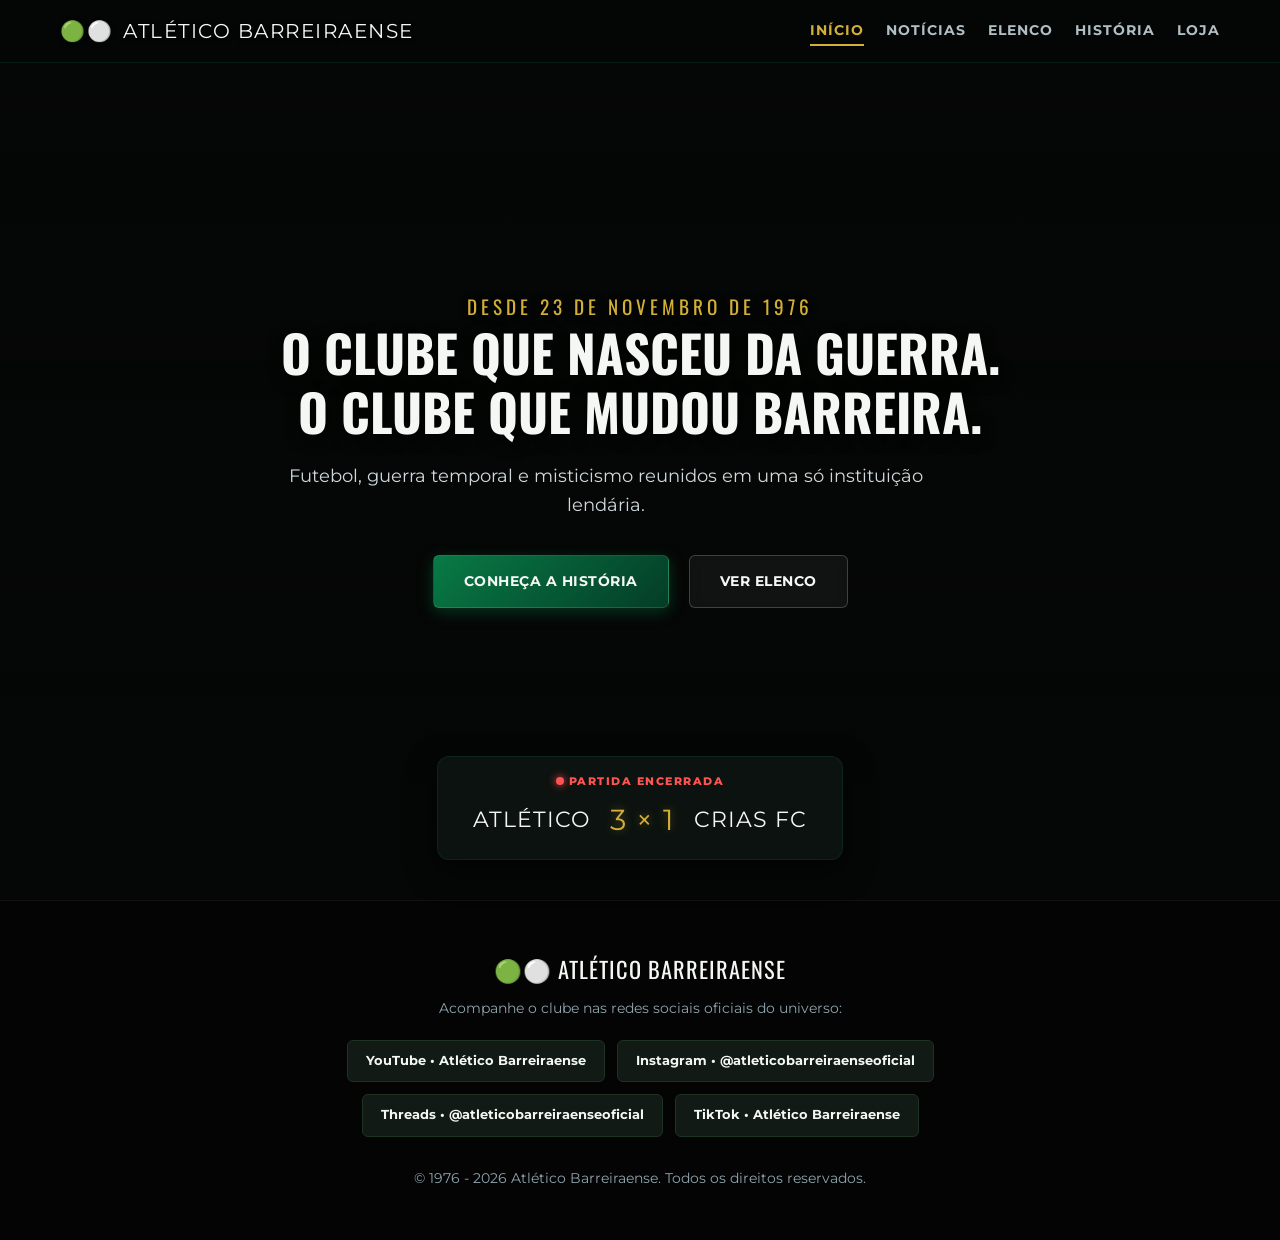
<file: index.html>
<!DOCTYPE html>
<html lang="pt-BR">
<head>
    <meta charset="UTF-8">
    <meta name="viewport" content="width=device-width, initial-scale=1.0">
    <title>Atlético Barreiraense | Início</title>
    <link rel="stylesheet" href="style.css">
    <link href="https://fonts.googleapis.com/css2?family=Montserrat:wght@400;600;700;900&family=Oswald:wght@500;700&display=swap" rel="stylesheet">
</head>
<body>

    <div id="toast-notification" class="toast">Ação realizada com sucesso!</div>

    <header class="navbar-universe">
        <div class="nav-container">
            <div class="logo-area">
                <span class="shield-icon">🟢⚪</span>
                <span class="club-name">ATLÉTICO BARREIRAENSE</span>
            </div>
            <nav class="nav-links" id="nav-links">
                <a href="index.html" class="active">Início</a>
                <a href="noticias.html">Notícias</a>
                <a href="elenco.html">Elenco</a>
                <a href="historia.html">História</a>
                <a href="loja.html">Loja</a>
            </nav>
        </div>
    </header>

    <section class="hero-section">
        <div class="hero-overlay"></div>
        <div class="hero-content">
            <span class="founded-tag">DESDE 23 DE NOVEMBRO DE 1976</span>
            <h1>O CLUBE QUE NASCEU DA GUERRA.<br>O CLUBE QUE MUDOU BARREIRA.</h1>
            <p>Futebol, guerra temporal e misticismo reunidos em uma só instituição lendária.</p>
            <div class="hero-buttons">
                <a href="historia.html" class="btn btn-primary">CONHEÇA A HISTÓRIA</a>
                <a href="elenco.html" class="btn btn-secondary">VER ELENCO</a>
            </div>
        </div>
        <div class="live-match-banner">
            <div class="live-status"><span class="pulse-dot"></span> PARTIDA ENCERRADA</div>
            <div class="match-scoreboard"><span>ATLÉTICO</span> <span class="score">3 × 1</span> <span>CRIAS FC</span></div>
        </div>
    </section>

    <footer>
        <div class="footer-content">
            <div class="footer-logo">🟢⚪ ATLÉTICO BARREIRAENSE</div>
            <p>Acompanhe o clube nas redes sociais oficiais do universo:</p>
            <div class="social-links">
                <a href="https://youtube.com" target="_blank" class="social-btn youtube">YouTube • Atlético Barreiraense</a>
                <a href="https://instagram.com/atleticobarreiraenseoficial" target="_blank" class="social-btn instagram">Instagram • @atleticobarreiraenseoficial</a>
                <a href="https://threads.net/@atleticobarreiraenseoficial" target="_blank" class="social-btn threads">Threads • @atleticobarreiraenseoficial</a>
                <a href="https://tiktok.com" target="_blank" class="social-btn tiktok">TikTok • Atlético Barreiraense</a>
            </div>
            <p class="copyright">© 1976 - 2026 Atlético Barreiraense. Todos os direitos reservados.</p>
        </div>
    </footer>

    <script src="script.js"></script>
</body>
</html>
</file>
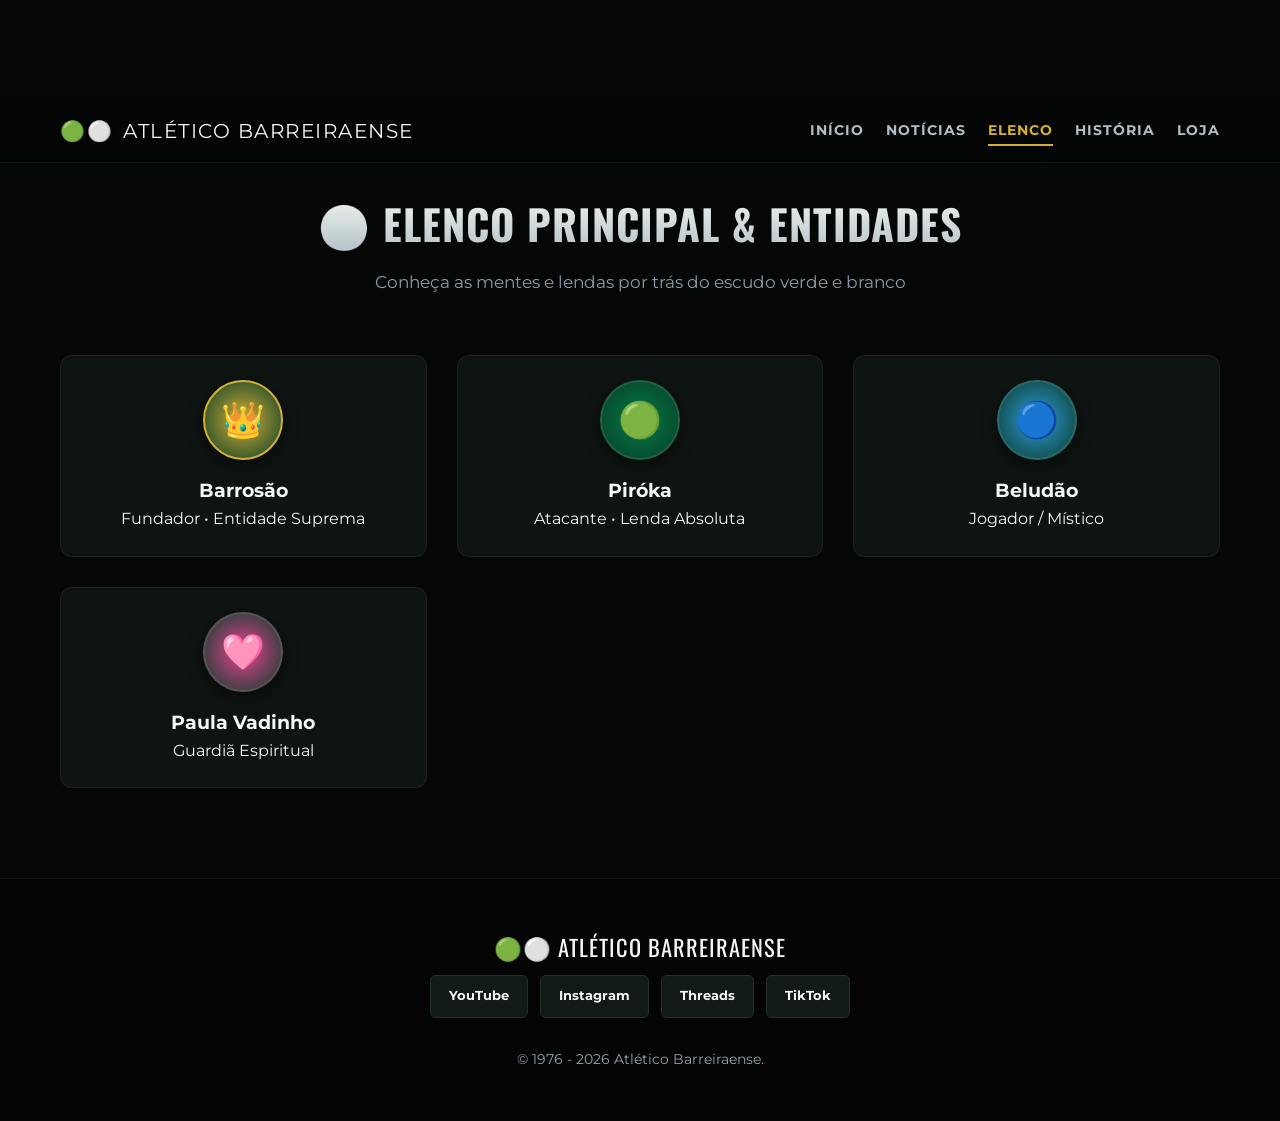
<file: elenco.html>
<!DOCTYPE html>
<html lang="pt-BR">
<head>
    <meta charset="UTF-8">
    <meta name="viewport" content="width=device-width, initial-scale=1.0">
    <title>Atlético Barreiraense | Elenco Oficial</title>
    <link rel="stylesheet" href="style.css">
    <link href="https://fonts.googleapis.com/css2?family=Montserrat:wght@400;600;700;900&family=Oswald:wght@500;700&display=swap" rel="stylesheet">
</head>
<body>

    <header class="navbar-universe">
        <div class="nav-container">
            <div class="logo-area"><span class="shield-icon">🟢⚪</span><span class="club-name">ATLÉTICO BARREIRAENSE</span></div>
            <nav class="nav-links">
                <a href="index.html">Início</a>
                <a href="noticias.html">Notícias</a>
                <a href="elenco.html" class="active">Elenco</a>
                <a href="historia.html">História</a>
                <a href="loja.html">Loja</a>
            </nav>
        </div>
    </header>

    <main class="section-container" style="margin-top: 100px;">
        <div class="section-header">
            <h2>⚽ ELENCO PRINCIPAL & ENTIDADES</h2>
            <p>Conheça as mentes e lendas por trás do escudo verde e branco</p>
        </div>
        <div class="elenco-grid">
            <div class="player-card" onclick="openModal('Barrosão', 'Fundador • Entidade Suprema (Ingresso: 1976)', 'Ser onipotente responsável por criar o clube, gerenciar o dinheiro primordial e moldar a realidade pós-guerra contra o CRIAS FC. Ele controla os destinos de Barreira.')">
                <div class="player-avatar barrosao-bg">👑</div><h3>Barrosão</h3><p class="role">Fundador • Entidade Suprema</p>
            </div>
            <div class="player-card" onclick="openModal('Piróka', 'Lenda do Clube • Atacante (Ingresso: 2011)', 'O maior ícone dos gramados barreiraenses. Resgatado das garras do CRIAS, superou a morte e deu origem à dinastia com Novo P1RÓK4 e Piró Jr.')">
                <div class="player-avatar piroka-bg">🟢</div><h3>Piróka</h3><p class="role">Atacante • Lenda Absoluta</p>
            </div>
            <div class="player-card" onclick="openModal('Beludão', 'Jogador Místico (Ingresso: 2015)', 'Reconhecido pelo marcante cabelo azul e barba rosa. Protagonista de rivalidades épicas contra Pedro Simone e jornadas de treinamento sob a tutela de Gay Araújo.')">
                <div class="player-avatar beludao-bg">🔵</div><h3>Beludão</h3><p class="role">Jogador / Místico</p>
            </div>
            <div class="player-card" onclick="openModal('Paula Vadinho', 'Guardiã Espiritual (Ingresso: 2021)', 'Assume a proteção sagrada da Casa Barrosa após os eventos envolvendo o espírito de Stelamaris, blindando o clube contra forças ocultas.')">
                <div class="player-avatar paula-bg">🩷</div><h3>Paula Vadinho</h3><p class="role">Guardiã Espiritual</p>
            </div>
        </div>
    </main>

    <footer>
        <div class="footer-content">
            <div class="footer-logo">🟢⚪ ATLÉTICO BARREIRAENSE</div>
            <div class="social-links">
                <a href="https://youtube.com" target="_blank" class="social-btn youtube">YouTube</a>
                <a href="https://instagram.com/atleticobarreiraenseoficial" target="_blank" class="social-btn instagram">Instagram</a>
                <a href="https://threads.net/@atleticobarreiraenseoficial" target="_blank" class="social-btn threads">Threads</a>
                <a href="https://tiktok.com" target="_blank" class="social-btn tiktok">TikTok</a>
            </div>
            <p class="copyright">© 1976 - 2026 Atlético Barreiraense.</p>
        </div>
    </footer>

    <div id="general-modal" class="modal">
        <div class="modal-content" style="border-color: var(--dourado);">
            <span class="close-btn" onclick="closeModal('general-modal')">&times;</span>
            <h2 id="gen-modal-title" style="color: var(--dourado); font-family:'Oswald';">Perfil</h2>
            <span id="gen-modal-role" class="badge-role" style="display:inline-block; margin: 8px 0;"></span>
            <p id="gen-modal-desc" class="bio-text">Detalhes...</p>
        </div>
    </div>

    <script src="script.js"></script>
</body>
</html>
</file>
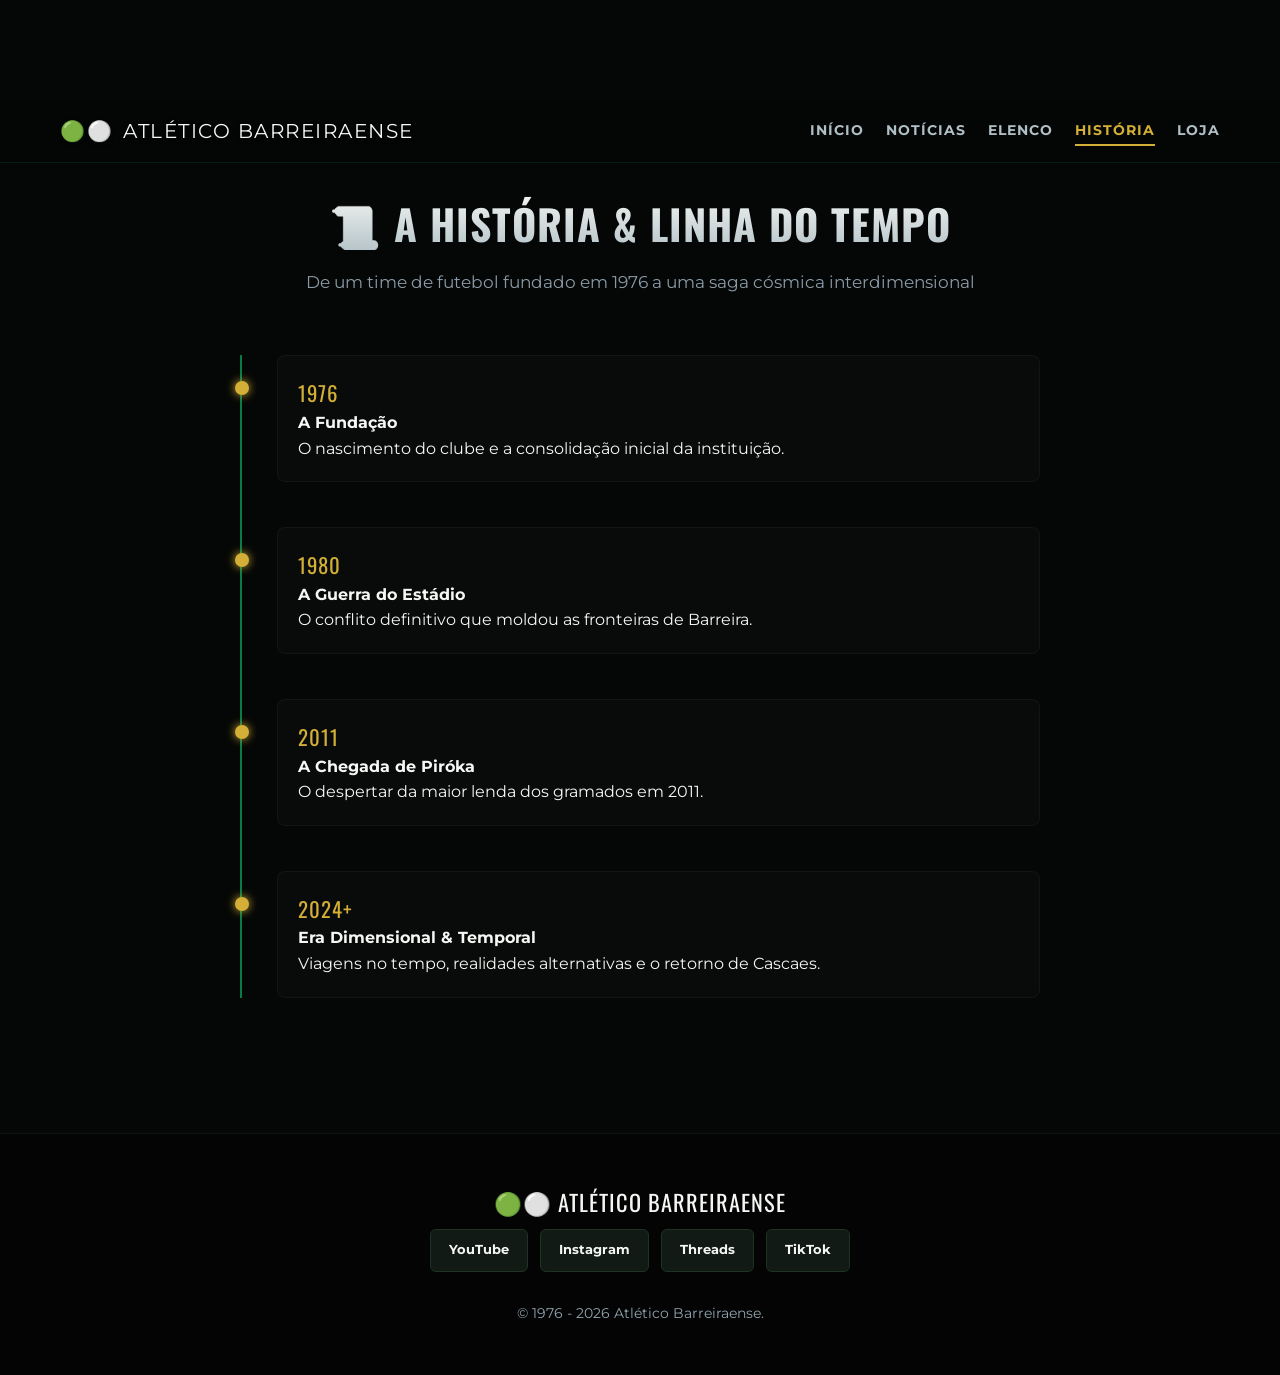
<file: historia.html>
<!DOCTYPE html>
<html lang="pt-BR">
<head>
    <meta charset="UTF-8">
    <meta name="viewport" content="width=device-width, initial-scale=1.0">
    <title>Atlético Barreiraense | História Oficial</title>
    <link rel="stylesheet" href="style.css">
    <link href="https://fonts.googleapis.com/css2?family=Montserrat:wght@400;600;700;900&family=Oswald:wght@500;700&display=swap" rel="stylesheet">
</head>
<body>

    <header class="navbar-universe">
        <div class="nav-container">
            <div class="logo-area"><span class="shield-icon">🟢⚪</span><span class="club-name">ATLÉTICO BARREIRAENSE</span></div>
            <nav class="nav-links">
                <a href="index.html">Início</a>
                <a href="noticias.html">Notícias</a>
                <a href="elenco.html">Elenco</a>
                <a href="historia.html" class="active">História</a>
                <a href="loja.html">Loja</a>
            </nav>
        </div>
    </header>

    <main class="section-container" style="margin-top: 100px;">
        <div class="section-header">
            <h2>📜 A HISTÓRIA & LINHA DO TEMPO</h2>
            <p>De um time de futebol fundado em 1976 a uma saga cósmica interdimensional</p>
        </div>
        <div class="timeline">
            <div class="timeline-item" onclick="openModal('1976: A Fundação', '', 'Fundação oficial em 23 de novembro de 1976. O clube nasceu da necessidade imediata de estruturar uma força organizada para enfrentar a hegemonia tirânica do CRIAS FC nos arredores de Barreira.')">
                <span class="t-year">1976</span>
                <h4>A Fundação</h4>
                <p>O nascimento do clube e a consolidação inicial da instituição.</p>
            </div>
            <div class="timeline-item" onclick="openModal('1980: A Guerra do Estádio', '', 'O conflito supremo de um mês inteiro contra o CRIAS FC. A batalha encerrou-se em outubro com a vitória heróica do Atlético e o consequente desmanche total da facção rival.')">
                <span class="t-year">1980</span>
                <h4>A Guerra do Estádio</h4>
                <p>O conflito definitivo que moldou as fronteiras de Barreira.</p>
            </div>
            <div class="timeline-item" onclick="openModal('2011: A Chegada de Piróka', '', 'Piróka é integrado oficialmente ao plantel do Atlético Barreiraense em 2011, inaugurando uma era dourada de glórias, dribles surreais e uma idolatria que cruzou gerações.')">
                <span class="t-year">2011</span>
                <h4>A Chegada de Piróka</h4>
                <p>O despertar da maior lenda dos gramados em 2011.</p>
            </div>
            <div class="timeline-item" onclick="openModal('2024-2026: Era Dimensional', '', 'Período marcado por ressurreições místicas via Trado, o surgimento da perigosa Ampulheta Temporal e os eventos catastróficos orquestrados por Cascaes nas Temporadas 4 e 5.')">
                <span class="t-year">2024+</span>
                <h4>Era Dimensional & Temporal</h4>
                <p>Viagens no tempo, realidades alternativas e o retorno de Cascaes.</p>
            </div>
        </div>
    </main>

    <footer>
        <div class="footer-content">
            <div class="footer-logo">🟢⚪ ATLÉTICO BARREIRAENSE</div>
            <div class="social-links">
                <a href="https://youtube.com" target="_blank" class="social-btn youtube">YouTube</a>
                <a href="https://instagram.com/atleticobarreiraenseoficial" target="_blank" class="social-btn instagram">Instagram</a>
                <a href="https://threads.net/@atleticobarreiraenseoficial" target="_blank" class="social-btn threads">Threads</a>
                <a href="https://tiktok.com" target="_blank" class="social-btn tiktok">TikTok</a>
            </div>
            <p class="copyright">© 1976 - 2026 Atlético Barreiraense.</p>
        </div>
    </footer>

    <div id="general-modal" class="modal">
        <div class="modal-content" style="border-color: var(--dourado);">
            <span class="close-btn" onclick="closeModal('general-modal')">&times;</span>
            <h2 id="gen-modal-title" style="color: var(--dourado); font-family:'Oswald';">Marco</h2>
            <p id="gen-modal-desc" class="bio-text">Detalhes...</p>
        </div>
    </div>

    <script src="script.js"></script>
</body>
</html>
</file>
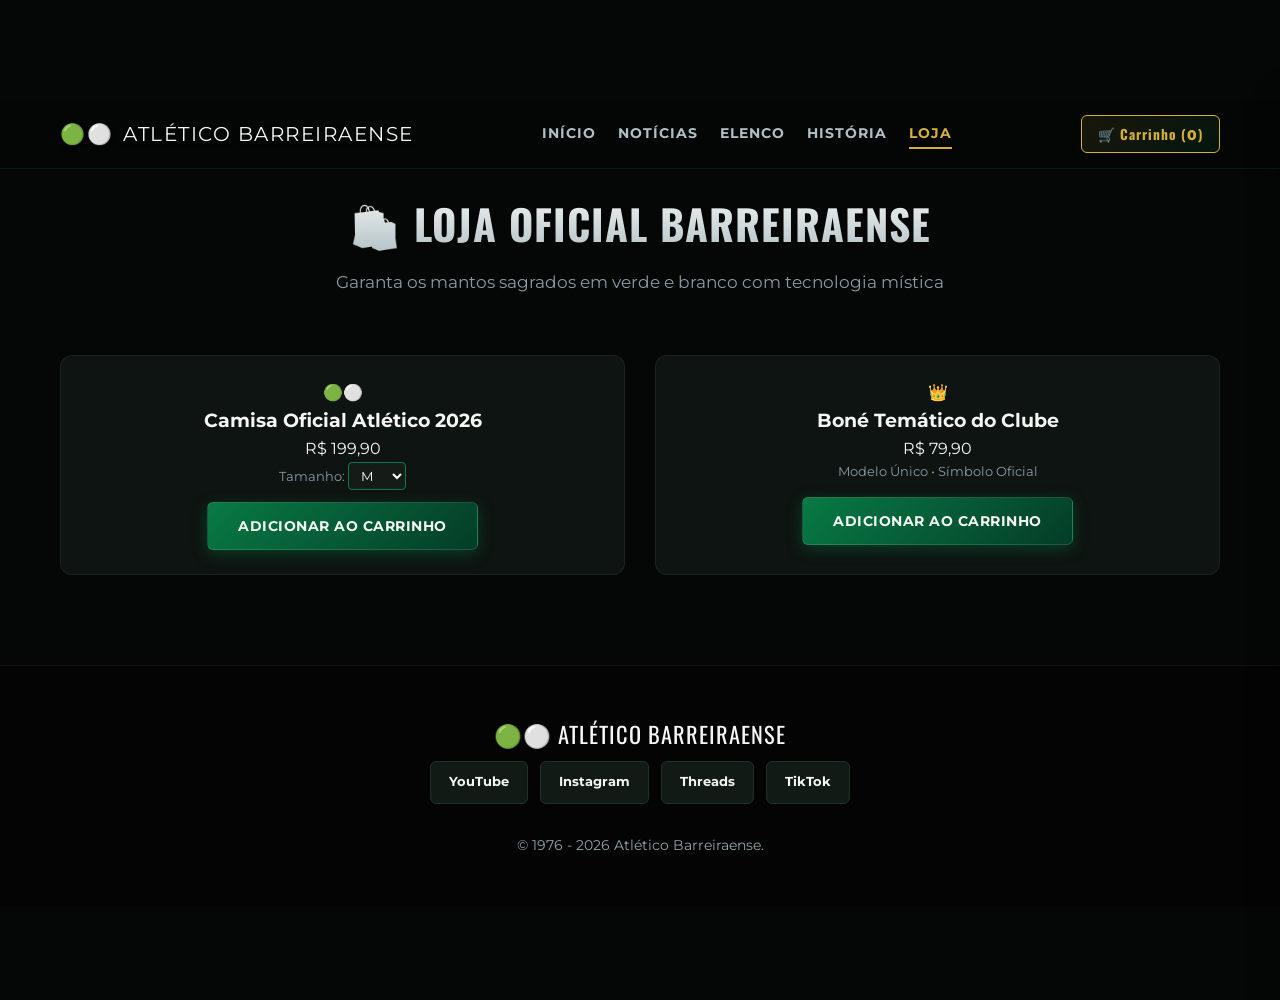
<file: loja.html>
<!DOCTYPE html>
<html lang="pt-BR">
<head>
    <meta charset="UTF-8">
    <meta name="viewport" content="width=device-width, initial-scale=1.0">
    <title>Atlético Barreiraense | Loja Oficial</title>
    <link rel="stylesheet" href="style.css">
    <link href="https://fonts.googleapis.com/css2?family=Montserrat:wght@400;600;700;900&family=Oswald:wght@500;700&display=swap" rel="stylesheet">
</head>
<body>

    <div id="toast-notification" class="toast">Ação realizada com sucesso!</div>

    <header class="navbar-universe">
        <div class="nav-container">
            <div class="logo-area"><span class="shield-icon">🟢⚪</span><span class="club-name">ATLÉTICO BARREIRAENSE</span></div>
            <nav class="nav-links">
                <a href="index.html">Início</a>
                <a href="noticias.html">Notícias</a>
                <a href="elenco.html">Elenco</a>
                <a href="historia.html">História</a>
                <a href="loja.html" class="active">Loja</a>
            </nav>
            <div class="nav-actions">
                <!-- BOTÃO DE ABRIR O CARRINHO NO TOPO -->
                <button class="barrosao-nav-btn" onclick="toggleCartSidebar()">🛒 Carrinho (<span id="cart-count">0</span>)</button>
            </div>
        </div>
    </header>

    <main class="section-container" style="margin-top: 100px;">
        <div class="section-header">
            <h2>🛍️ LOJA OFICIAL BARREIRAENSE</h2>
            <p>Garanta os mantos sagrados em verde e branco com tecnologia mística</p>
        </div>
        
        <!-- LAYOUT DE DUAS COLUNAS: PRODUTOS E DESTAQUE -->
        <div class="store-layout-grid">
            <div class="store-grid">
                <div class="product-card">
                    <div class="product-img">🟢⚪</div>
                    <h3>Camisa Oficial Atlético 2026</h3>
                    <p class="price">R$ 199,90</p>
                    <div class="product-options" style="margin-bottom:12px;">
                        <label style="font-size:0.8rem; color:#8a9ba8;">Tamanho: </label>
                        <select id="size-camisa" style="background:#141c17; color:#fff; border:1px solid #087A45; padding:4px 8px; border-radius:4px;"><option value="P">P</option><option value="M" selected>M</option><option value="G">G</option><option value="GG">GG</option></select>
                    </div>
                    <button class="btn btn-primary" onclick="addCamisaToCart()">ADICIONAR AO CARRINHO</button>
                </div>
                <div class="product-card">
                    <div class="product-img">👑</div>
                    <h3>Boné Temático do Clube</h3>
                    <p class="price">R$ 79,90</p>
                    <p style="font-size:0.8rem; color:#8a9ba8; margin-bottom:15px;">Modelo Único • Símbolo Oficial</p>
                    <button class="btn btn-primary" onclick="addToCart('Boné do Clube', 79.90)">ADICIONAR AO CARRINHO</button>
                </div>
            </div>
        </div>
    </main>

    <!-- SIDEBAR DO CARRINHO (DESLIZA DA DIREITA) -->
    <div id="cart-sidebar" class="cart-sidebar">
        <div class="cart-sidebar-header">
            <h3>🛒 Seu Carrinho</h3>
            <span class="close-cart-btn" onclick="toggleCartSidebar()">&times;</span>
        </div>
        <div class="cart-sidebar-body">
            <ul id="cart-items">
                <li style="color: #7b8b95; text-align: center; margin-top: 20px;">Seu carrinho está vazio.</li>
            </ul>
        </div>
        <div class="cart-sidebar-footer">
            <div class="cart-total">
                <span>Subtotal:</span>
                <span id="cart-total-price" style="color: var(--dourado);">R$ 0,00</span>
            </div>
            <button class="btn btn-gold" style="width:100%; margin-top:12px;" onclick="checkout()">FINALIZAR COMPRA</button>
            <button class="btn btn-secondary" style="width:100%; margin-top:8px; font-size:0.8rem;" onclick="clearCart()">Esvaziar Carrinho</button>
        </div>
    </div>

    <footer>
        <div class="footer-content">
            <div class="footer-logo">🟢⚪ ATLÉTICO BARREIRAENSE</div>
            <div class="social-links">
                <a href="https://youtube.com" target="_blank" class="social-btn youtube">YouTube</a>
                <a href="https://instagram.com/atleticobarreiraenseoficial" target="_blank" class="social-btn instagram">Instagram</a>
                <a href="https://threads.net/@atleticobarreiraenseoficial" target="_blank" class="social-btn threads">Threads</a>
                <a href="https://tiktok.com" target="_blank" class="social-btn tiktok">TikTok</a>
            </div>
            <p class="copyright">© 1976 - 2026 Atlético Barreiraense.</p>
        </div>
    </footer>

    <script src="script.js"></script>
</body>
</html>
</file>
<file: style.css>
:root {
    --verde-atletico: #087A45;
    --verde-claro: #0ea35c;
    --verde-escuro: #043D27;
    --branco: #F5F7F4;
    --dourado: #D4AF37;
    --preto: #050706;
    --cinza-card: #0e1411;
    --cinza-borda: rgba(8, 122, 69, 0.2);
}

::selection {
    background-color: var(--verde-atletico);
    color: var(--branco);
}

* {
    margin: 0;
    padding: 0;
    box-sizing: border-box;
    font-family: 'Montserrat', sans-serif;
    scroll-behavior: smooth;
}

body {
    background-color: var(--preto);
    color: var(--branco);
    overflow-x: hidden;
    line-height: 1.6;
}

/* --- ANIMAÇÃO DE TRANSIÇÃO DE PÁGINAS --- */
body {
    animation: pageTransitionIn 0.4s cubic-bezier(0.165, 0.84, 0.44, 1) forwards;
}

@keyframes pageTransitionIn {
    from {
        opacity: 0;
        transform: translateY(10px);
    }
    to {
        opacity: 1;
        transform: translateY(0);
    }
}

body.page-fade-out {
    animation: pageTransitionOut 0.3s cubic-bezier(0.165, 0.84, 0.44, 1) forwards;
}

@keyframes pageTransitionOut {
    from {
        opacity: 1;
        transform: translateY(0);
    }
    to {
        opacity: 0;
        transform: translateY(-10px);
    }
}

/* TOAST FLUTUANTE PREMIUM */
.toast {
    position: fixed;
    top: 90px;
    right: 20px;
    background: linear-gradient(135deg, var(--verde-atletico), var(--verde-escuro));
    color: var(--branco);
    padding: 14px 24px;
    border-radius: 8px;
    font-weight: 700;
    font-size: 0.9rem;
    box-shadow: 0 10px 30px rgba(0,0,0,0.6);
    border: 1px solid rgba(212, 175, 55, 0.3);
    z-index: 3000;
    opacity: 0;
    transform: translateY(-20px);
    transition: opacity 0.3s ease, transform 0.3s ease;
    pointer-events: none;
}
.toast.show {
    opacity: 1;
    transform: translateY(0);
}

/* NAVBAR DE ELITE */
.navbar-universe {
    position: fixed;
    top: 0;
    left: 0;
    width: 100%;
    background: rgba(5, 7, 6, 0.85);
    border-bottom: 1px solid var(--cinza-borda);
    z-index: 1000;
    backdrop-filter: blur(12px);
}

.nav-container {
    max-width: 1200px;
    margin: 0 auto;
    display: flex;
    justify-content: space-between;
    align-items: center;
    padding: 15px 20px;
}

.logo-area {
    display: flex;
    align-items: center;
    gap: 10px;
    font-family: 'Oswald', sans-serif;
    font-size: 1.25rem;
    letter-spacing: 1.5px;
    color: var(--branco);
    text-shadow: 0 2px 4px rgba(0,0,0,0.5);
}

.nav-links {
    display: flex;
    gap: 22px;
}

.nav-links a {
    color: #b0bfc5;
    text-decoration: none;
    font-size: 0.85rem;
    font-weight: 700;
    text-transform: uppercase;
    letter-spacing: 1px;
    transition: color 0.3s ease;
    position: relative;
}

.nav-links a::after {
    content: '';
    position: absolute;
    width: 0;
    height: 2px;
    bottom: -4px;
    left: 0;
    background-color: var(--dourado);
    transition: width 0.3s ease;
}

.nav-links a:hover, .nav-links a.active {
    color: var(--dourado);
}

.nav-links a:hover::after, .nav-links a.active::after {
    width: 100%;
}

.nav-actions {
    display: flex;
    align-items: center;
    gap: 15px;
}

.barrosao-nav-btn {
    background: linear-gradient(135deg, rgba(212,175,55,0.1), rgba(4,61,39,0.3));
    border: 1px solid var(--dourado);
    color: var(--dourado);
    padding: 8px 16px;
    font-weight: 800;
    font-family: 'Oswald', sans-serif;
    letter-spacing: 1px;
    cursor: pointer;
    border-radius: 6px;
    font-size: 0.85rem;
    transition: all 0.3s ease;
}

.barrosao-nav-btn:hover {
    background: var(--dourado);
    color: var(--preto);
    box-shadow: 0 0 20px rgba(212, 175, 55, 0.5);
    transform: translateY(-2px);
}

/* MENU MOBILE HAMBÚRGUER */
.menu-toggle {
    display: none;
    flex-direction: column;
    cursor: pointer;
    gap: 5px;
}
.menu-toggle span {
    width: 25px;
    height: 2px;
    background-color: var(--branco);
    transition: 0.3s;
}

/* HERO SECTION CINEMATOGRÁFICA */
.hero-section {
    position: relative;
    height: 100vh;
    background: linear-gradient(180deg, rgba(5,7,6,0.3) 0%, rgba(5,7,6,0.9) 80%, var(--preto) 100%), 
                url('https://images.unsplash.com/photo-1508098682722-e99c43a406b2?auto=format&fit=crop&w=1920&q=80') center/cover;
    display: flex;
    flex-direction: column;
    justify-content: center;
    align-items: center;
    text-align: center;
    padding: 0 20px;
}

.founded-tag {
    color: var(--dourado);
    font-family: 'Oswald', sans-serif;
    letter-spacing: 4px;
    font-size: 1.2rem;
    margin-bottom: 15px;
    text-transform: uppercase;
    text-shadow: 0 2px 8px rgba(0,0,0,0.8);
}

.hero-content h1 {
    font-family: 'Oswald', sans-serif;
    font-size: 3.2rem;
    line-height: 1.15;
    margin-bottom: 20px;
    text-shadow: 0 4px 15px rgba(0,0,0,0.9);
    max-width: 900px;
}

.hero-content p {
    font-size: 1.15rem;
    max-width: 650px;
    margin-bottom: 35px;
    color: #cfd8dc;
}

.hero-buttons {
    display: flex;
    gap: 20px;
    justify-content: center;
}

/* BOTÕES REFINADOS */
.btn {
    padding: 14px 30px;
    font-weight: 700;
    text-decoration: none;
    border-radius: 6px;
    cursor: pointer;
    transition: all 0.3s ease;
    font-size: 0.9rem;
    letter-spacing: 0.5px;
    text-transform: uppercase;
}
.btn:active { transform: scale(0.97); }

.btn-primary {
    background: linear-gradient(135deg, var(--verde-atletico), var(--verde-escuro));
    color: var(--branco);
    border: 1px solid rgba(255,255,255,0.1);
    box-shadow: 0 4px 15px rgba(8,122,69,0.4);
}
.btn-primary:hover {
    background: linear-gradient(135deg, var(--verde-claro), var(--verde-atletico));
    box-shadow: 0 6px 20px rgba(8,122,69,0.7);
    transform: translateY(-2px);
}

.btn-secondary {
    background: rgba(255,255,255,0.05);
    border: 1px solid rgba(255,255,255,0.2);
    color: var(--branco);
    backdrop-filter: blur(5px);
}
.btn-secondary:hover {
    background: var(--branco);
    color: var(--preto);
    transform: translateY(-2px);
}

.btn-gold {
    background: linear-gradient(135deg, #f1c40f, var(--dourado));
    color: var(--preto);
    border: none;
    font-weight: 900;
    box-shadow: 0 4px 15px rgba(212,175,55,0.4);
}
.btn-gold:hover {
    background: #f3c643;
    box-shadow: 0 6px 20px rgba(212,175,55,0.7);
    transform: translateY(-2px);
}

/* PLACAR AO VIVO MODERNO */
.live-match-banner {
    position: absolute;
    bottom: 40px;
    background: rgba(14, 20, 17, 0.9);
    border: 1px solid var(--cinza-borda);
    padding: 16px 35px;
    border-radius: 12px;
    text-align: center;
    backdrop-filter: blur(10px);
    box-shadow: 0 10px 30px rgba(0,0,0,0.8);
}
.live-status {
    font-size: 0.7rem;
    color: #ff5252;
    font-weight: 800;
    margin-bottom: 6px;
    letter-spacing: 1.5px;
}
.pulse-dot {
    width: 8px;
    height: 8px;
    background-color: #ff5252;
    border-radius: 50%;
    display: inline-block;
    box-shadow: 0 0 8px #ff5252;
}
.match-scoreboard {
    font-family: 'Oswald', sans-serif;
    font-size: 1.4rem;
    display: flex;
    gap: 20px;
    align-items: center;
    letter-spacing: 1px;
}
.score { color: var(--dourado); font-size: 1.8rem; text-shadow: 0 0 10px rgba(212,175,55,0.4); }

/* SEÇÕES COMUNS */
.section-container {
    padding: 90px 20px;
    max-width: 1200px;
    margin: 0 auto;
}

.section-header {
    text-align: center;
    margin-bottom: 60px;
}
.section-header h2 {
    font-family: 'Oswald', sans-serif;
    font-size: 2.6rem;
    margin-bottom: 12px;
    letter-spacing: 1px;
    background: linear-gradient(180deg, var(--branco), #b0bfc5);
    background-clip: text;
    -webkit-background-clip: text;
    -webkit-text-fill-color: transparent;
}
.section-header p {
    color: #8a9ba8;
    font-size: 1.05rem;
}

/* CARDS DE ELENCO, NOTÍCIAS E LOJA */
.news-grid, .elenco-grid, .store-grid {
    display: grid;
    grid-template-columns: repeat(auto-fit, minmax(280px, 1fr));
    gap: 30px;
}

.news-card, .player-card, .product-card {
    background: var(--cinza-card);
    border: 1px solid rgba(255,255,255,0.06);
    border-radius: 12px;
    padding: 24px;
    cursor: pointer;
    transition: all 0.35s cubic-bezier(0.165, 0.84, 0.44, 1);
    text-align: center;
    position: relative;
    overflow: hidden;
}

.news-card::before, .player-card::before, .product-card::before {
    content: '';
    position: absolute;
    top: 0; left: 0; width: 100%; height: 3px;
    background: linear-gradient(90deg, transparent, var(--verde-atletico), transparent);
    opacity: 0;
    transition: opacity 0.3s ease;
}

.news-card:hover, .player-card:hover, .product-card:hover {
    border-color: rgba(8, 122, 69, 0.6);
    transform: translateY(-6px);
    box-shadow: 0 15px 35px rgba(0,0,0,0.7);
}

.news-card:hover::before, .player-card:hover::before, .product-card:hover::before {
    opacity: 1;
}

.news-img {
    height: 160px;
    background-size: cover;
    background-position: center;
    border-radius: 8px;
    margin-bottom: 16px;
    transition: transform 0.5s ease;
}
.news-card:hover .news-img {
    transform: scale(1.03);
}

.player-avatar {
    width: 80px;
    height: 80px;
    border-radius: 50%;
    margin: 0 auto 16px auto;
    display: flex;
    align-items: center;
    justify-content: center;
    font-size: 2.2rem;
    box-shadow: 0 5px 15px rgba(0,0,0,0.5);
    border: 2px solid rgba(255,255,255,0.1);
}

.barrosao-bg { background: radial-gradient(circle, #D4AF37 0%, #043D27 100%); border-color: var(--dourado); }
.piroka-bg { background: radial-gradient(circle, #087A45 0%, #043D27 100%); }
.beludao-bg { background: radial-gradient(circle, #3498db 0%, #043D27 100%); }
.paula-bg { background: radial-gradient(circle, #e84393 0%, #043D27 100%); }

/* TIMELINE REFINADA */
.timeline {
    border-left: 2px solid var(--verde-atletico);
    padding-left: 35px;
    max-width: 800px;
    margin: 0 auto;
}
.timeline-item {
    position: relative;
    margin-bottom: 45px;
    cursor: pointer;
    background: rgba(255,255,255,0.02);
    padding: 20px;
    border-radius: 8px;
    border: 1px solid rgba(255,255,255,0.04);
    transition: 0.3s ease;
}
.timeline-item:hover {
    background: rgba(8, 122, 69, 0.08);
    border-color: rgba(8, 122, 69, 0.4);
    transform: translateX(5px);
}
.timeline-item::before {
    content: '';
    position: absolute;
    left: -43px;
    top: 25px;
    width: 14px;
    height: 14px;
    border-radius: 50%;
    background-color: var(--dourado);
    box-shadow: 0 0 10px var(--dourado);
}
.t-year {
    font-family: 'Oswald', sans-serif;
    color: var(--dourado);
    font-size: 1.3rem;
    letter-spacing: 1px;
}

/* TABELA DE CLASSIFICAÇÃO */
.standing-table {
    width: 100%;
    border-collapse: collapse;
    background: var(--preto);
    border-radius: 8px;
    overflow: hidden;
    font-size: 0.95rem;
    box-shadow: 0 10px 30px rgba(0,0,0,0.5);
}
.standing-table th, .standing-table td {
    padding: 14px 18px;
    text-align: center;
    border-bottom: 1px solid rgba(255,255,255,0.05);
}
.standing-table th {
    background: #111a14;
    color: var(--dourado);
    font-family: 'Oswald', sans-serif;
    letter-spacing: 1px;
    font-size: 0.9rem;
}
.standing-table td:nth-child(2) {
    text-align: left;
}
.standing-table tr.table-leader {
    background: rgba(8, 122, 69, 0.15);
    border-left: 4px solid var(--verde-atletico);
}

/* SIDEBAR DO CARRINHO MODERNA */
.cart-sidebar {
    position: fixed;
    top: 0;
    right: -380px;
    width: 360px;
    height: 100vh;
    background: #0d1310;
    border-left: 1px solid var(--cinza-borda);
    box-shadow: -10px 0 30px rgba(0,0,0,0.8);
    z-index: 2000;
    display: flex;
    flex-direction: column;
    transition: right 0.35s cubic-bezier(0.165, 0.84, 0.44, 1);
}

.cart-sidebar.open {
    right: 0;
}

.cart-sidebar-header {
    padding: 20px;
    border-bottom: 1px solid rgba(255,255,255,0.08);
    display: flex;
    justify-content: space-between;
    align-items: center;
}

.cart-sidebar-header h4, .cart-sidebar-header h3 {
    font-family: 'Oswald', sans-serif;
    font-size: 1.2rem;
    letter-spacing: 1px;
}

.close-cart-btn {
    font-size: 1.8rem;
    cursor: pointer;
    color: #8a9ba8;
    transition: color 0.2s;
}
.close-cart-btn:hover { color: var(--branco); }

.cart-sidebar-body {
    padding: 20px;
    flex-grow: 1;
    overflow-y: auto;
}

.cart-sidebar-footer {
    padding: 20px;
    border-top: 1px solid rgba(255,255,255,0.08);
    background: #090e0b;
}

.cart-total {
    display: flex;
    justify-content: space-between;
    font-weight: bold;
    font-size: 1rem;
}

/* SISTEMA DE COMENTÁRIOS E REAÇÕES */
.news-interaction-box {
    margin-top: 20px;
}
.reactions-bar {
    display: flex;
    gap: 12px;
}
.reaction-btn {
    background: #141c17;
    border: 1px solid #1e3323;
    color: var(--branco);
    padding: 6px 14px;
    border-radius: 20px;
    cursor: pointer;
    font-size: 0.85rem;
    font-weight: 600;
    transition: 0.2s ease;
}
.reaction-btn:hover {
    background: var(--verde-atletico);
    border-color: var(--verde-atletico);
    transform: scale(1.05);
}
.comments-list {
    margin-top: 12px;
    display: flex;
    flex-direction: column;
    gap: 8px;
    max-height: 180px;
    overflow-y: auto;
}
.comment-item {
    background: #111814;
    padding: 10px 14px;
    border-radius: 6px;
    font-size: 0.85rem;
    color: #cfd8dc;
    border-left: 3px solid var(--dourado);
}
.comment-item strong {
    color: var(--dourado);
    display: block;
    margin-bottom: 2px;
}

/* MODAIS COM DESIGN FUSION */
.modal {
    display: none;
    position: fixed;
    top: 0; left: 0; width: 100%; height: 100%;
    background: rgba(0,0,0,0.85);
    z-index: 2000;
    justify-content: center;
    align-items: center;
    padding: 20px;
    backdrop-filter: blur(8px);
}
.modal-content {
    background: #0d1310;
    border: 1px solid rgba(212, 175, 55, 0.4);
    padding: 35px;
    border-radius: 14px;
    width: 100%;
    max-width: 520px;
    position: relative;
    box-shadow: 0 20px 50px rgba(0,0,0,0.9);
}
.close-btn {
    position: absolute;
    top: 15px; right: 20px;
    font-size: 1.8rem;
    cursor: pointer;
    color: #8a9ba8;
    transition: color 0.2s;
}
.close-btn:hover { color: var(--branco); }
.bio-text { margin-top: 15px; font-size: 1rem; color: #cfd8dc; line-height: 1.7; }

/* RODAPÉ COM REDES SOCIAIS */
footer {
    background: #030403;
    border-top: 1px solid rgba(255,255,255,0.05);
    padding: 50px 20px 30px 20px;
    color: #7b8b95;
    text-align: center;
}
.footer-content {
    max-width: 800px;
    margin: 0 auto;
}
.footer-logo {
    font-family: 'Oswald', sans-serif;
    font-size: 1.4rem;
    color: var(--branco);
    margin-bottom: 10px;
    letter-spacing: 1px;
}
.footer-content p {
    font-size: 0.9rem;
    margin-bottom: 20px;
    color: #90a4ae;
}

.social-links {
    display: flex;
    justify-content: center;
    gap: 12px;
    flex-wrap: wrap;
    margin-bottom: 30px;
}
.social-btn {
    background: #111a14;
    border: 1px solid #1e3323;
    color: var(--branco);
    padding: 10px 18px;
    border-radius: 6px;
    text-decoration: none;
    font-size: 0.8rem;
    font-weight: 700;
    transition: 0.3s ease;
}
.social-btn:hover {
    background: var(--verde-atletico);
    border-color: var(--verde-atletico);
    transform: translateY(-2px);
    box-shadow: 0 4px 12px rgba(8,122,69,0.4);
}
.copyright {
    font-size: 0.75rem;
    color: #546e7a;
}

/* --- RESPONSIVIDADE MOBILE OTIMIZADA --- */
@media (max-width: 768px) {
    .menu-toggle {
        display: flex;
        z-index: 2000;
    }

    .nav-links {
        display: flex;
        flex-direction: column;
        justify-content: center;
        align-items: center;
        position: fixed;
        top: 0;
        left: 0;
        width: 100vw;
        height: 100vh;
        background: rgba(5, 7, 6, 0.98);
        backdrop-filter: blur(15px);
        gap: 25px;
        transform: translateY(-100%);
        transition: transform 0.4s cubic-bezier(0.165, 0.84, 0.44, 1);
        z-index: 1500;
    }

    .nav-links.active {
        transform: translateY(0);
    }

    .nav-links a {
        font-size: 1.2rem;
        letter-spacing: 2px;
    }

    .menu-toggle.active span:nth-child(1) {
        transform: rotate(45deg) translate(5px, 5px);
    }
    .menu-toggle.active span:nth-child(2) {
        opacity: 0;
    }
    .menu-toggle.active span:nth-child(3) {
        transform: rotate(-45deg) translate(5px, -5px);
    }

    .hero-content h1 {
        font-size: 2.1rem;
        line-height: 1.2;
    }

    .hero-content p {
        font-size: 0.95rem;
    }

    .hero-buttons {
        flex-direction: column;
        width: 100%;
        padding: 0 10px;
    }

    .btn {
        width: 100%;
        text-align: center;
        padding: 12px 20px;
    }

    .live-match-banner {
        bottom: 20px;
        padding: 10px 15px;
        width: 90%;
        left: 5%;
    }

    .match-scoreboard {
        font-size: 1.1rem;
        gap: 10px;
    }

    .score {
        font-size: 1.4rem;
    }

    .section-container {
        padding: 60px 15px;
    }

    .section-header h2 {
        font-size: 2rem;
    }

    .social-links {
        flex-direction: column;
        gap: 8px;
        padding: 0 20px;
    }

    .social-btn {
        width: 100%;
        text-align: center;
    }

    .modal-content {
        padding: 20px;
        max-width: 95%;
        margin: 10px;
    }

    .standing-table th, .standing-table td {
        padding: 10px 8px;
        font-size: 0.8rem;
    }

    .cart-sidebar {
        width: 100vw;
        right: -100vw;
    }
    .cart-sidebar.open {
        right: 0;
    }
}
</file>
